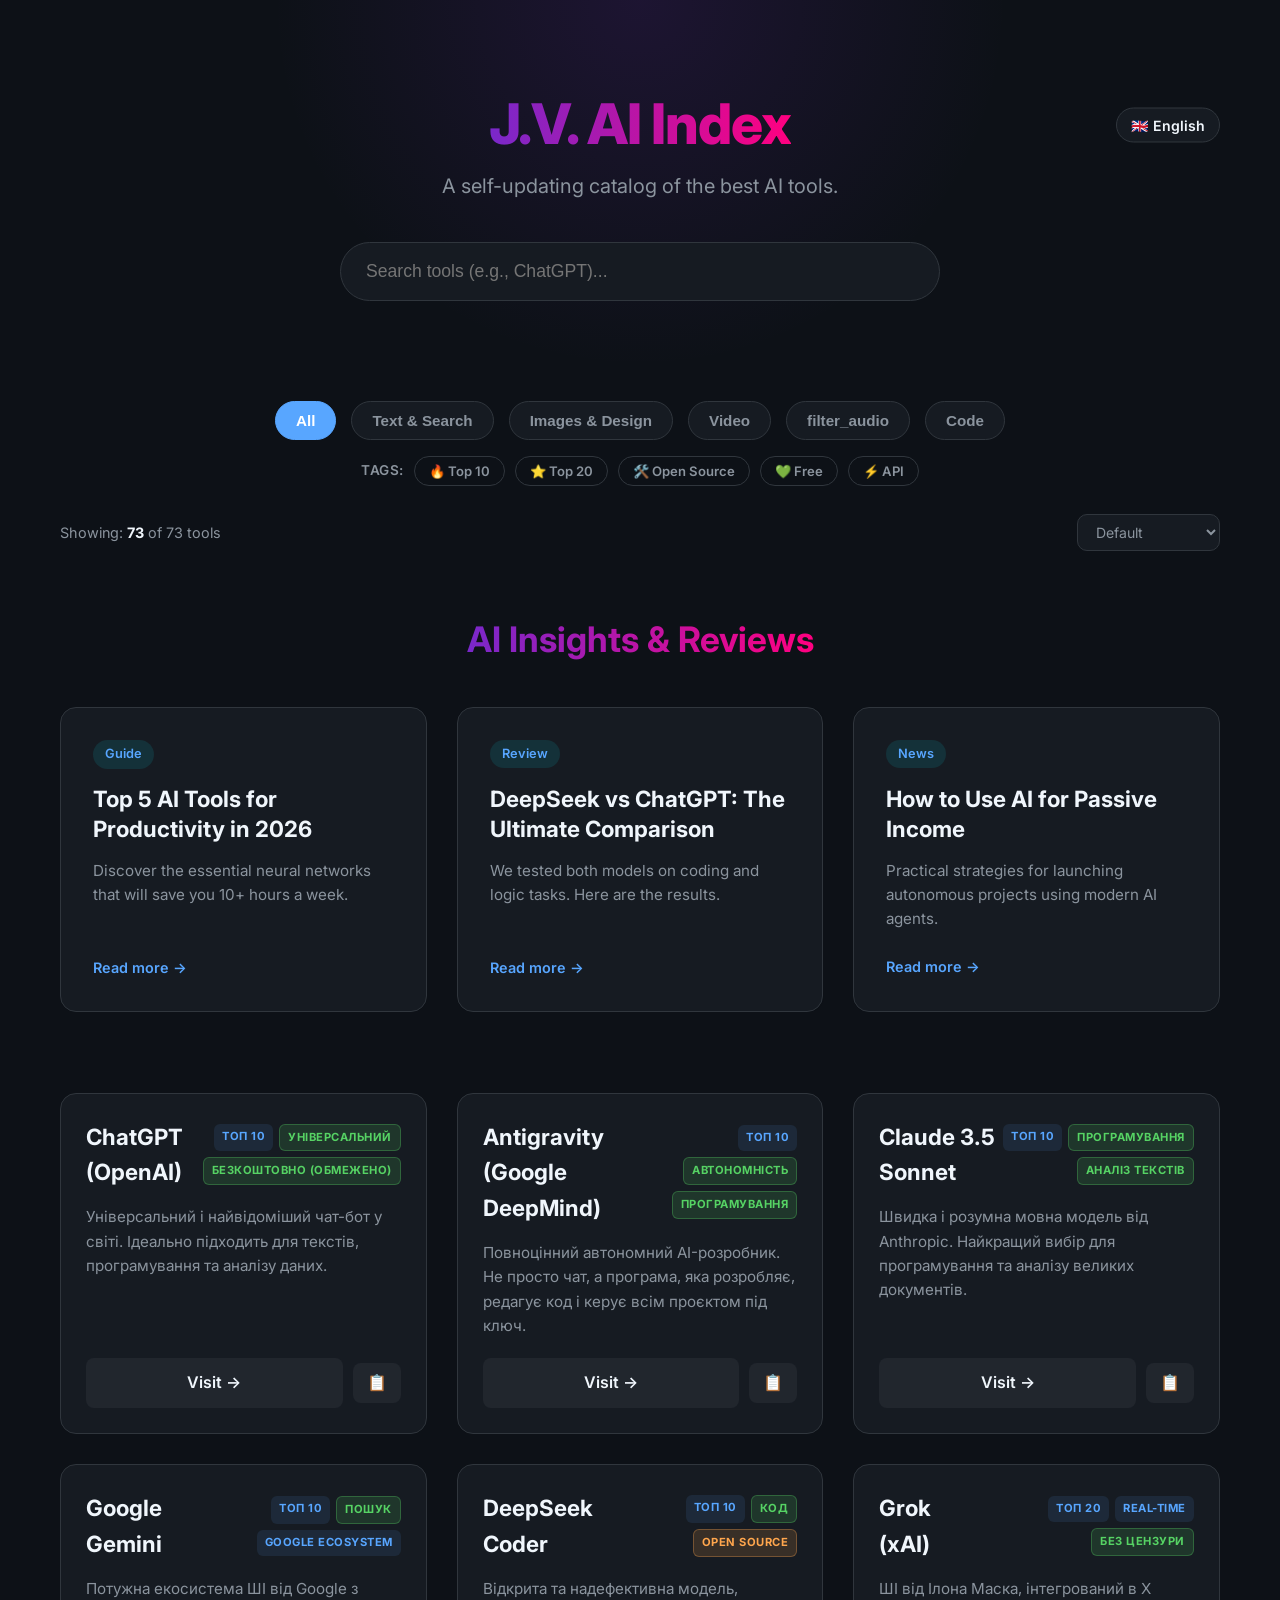
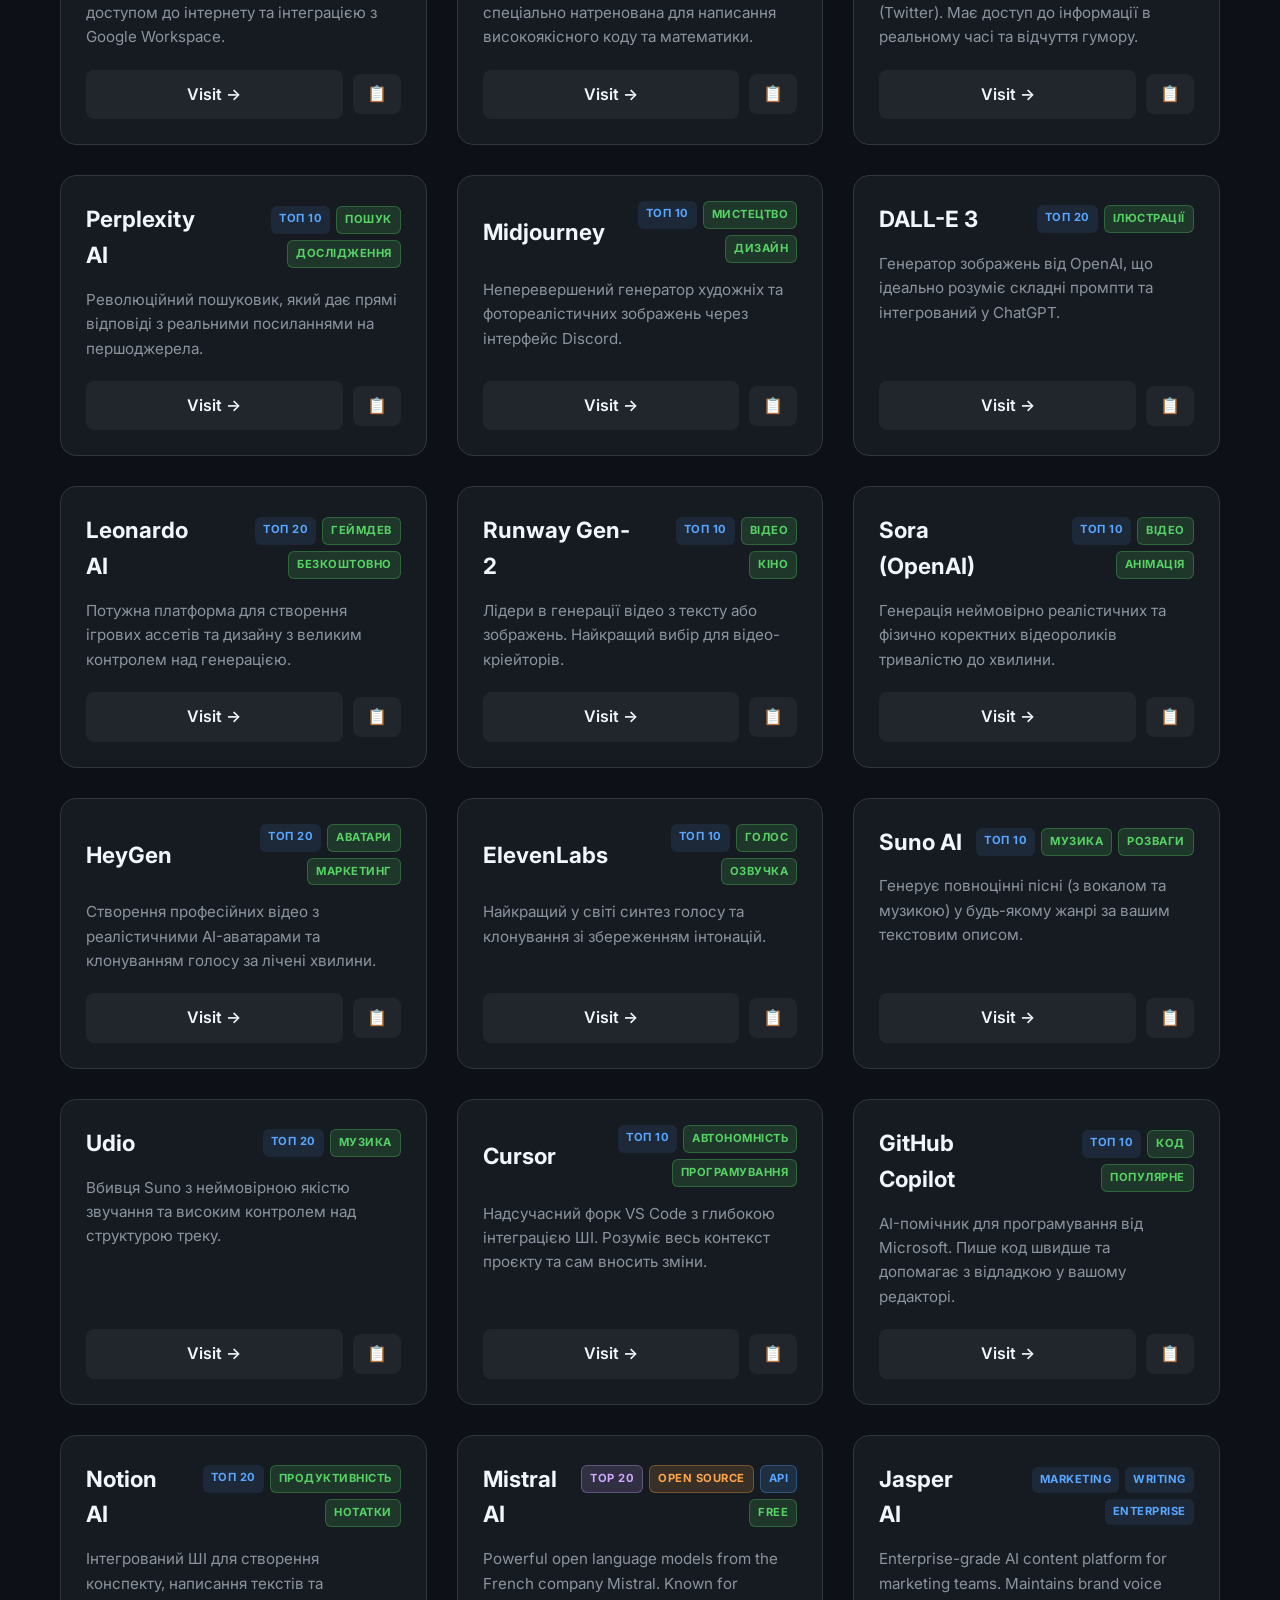
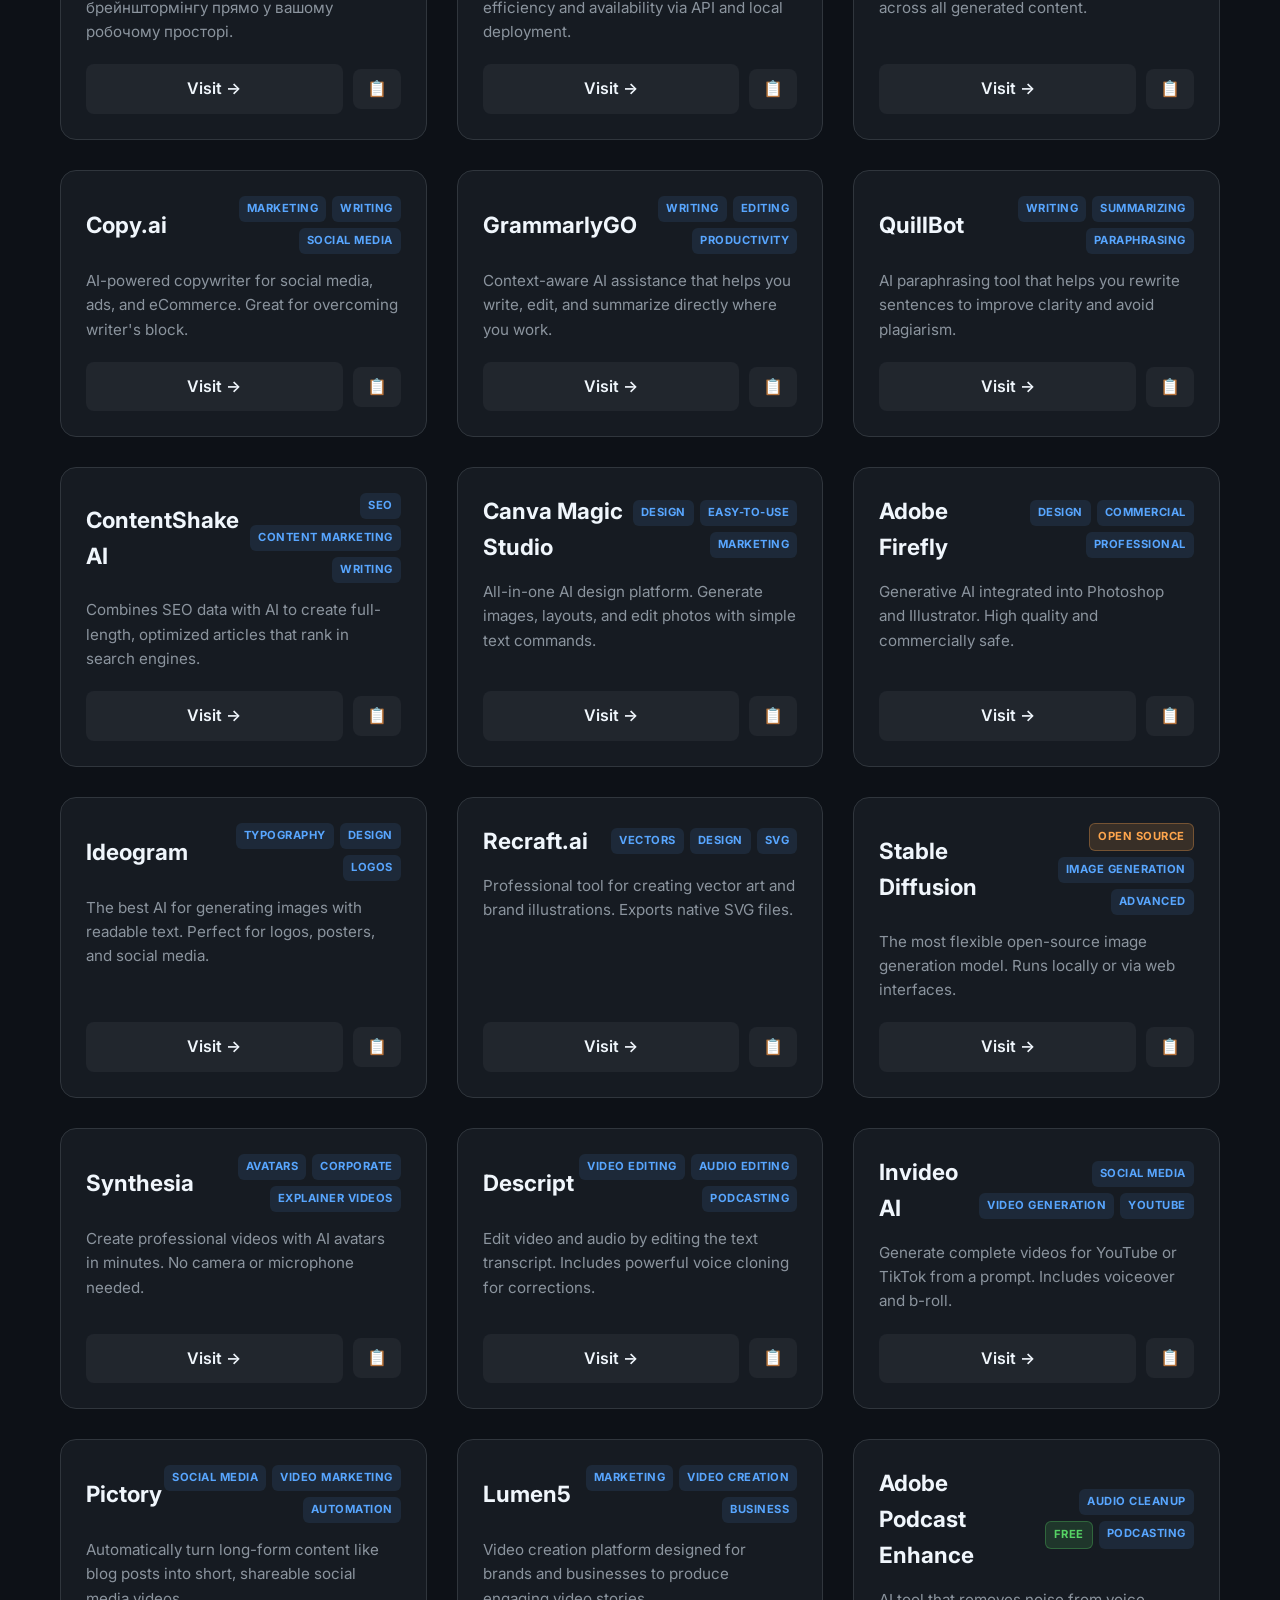
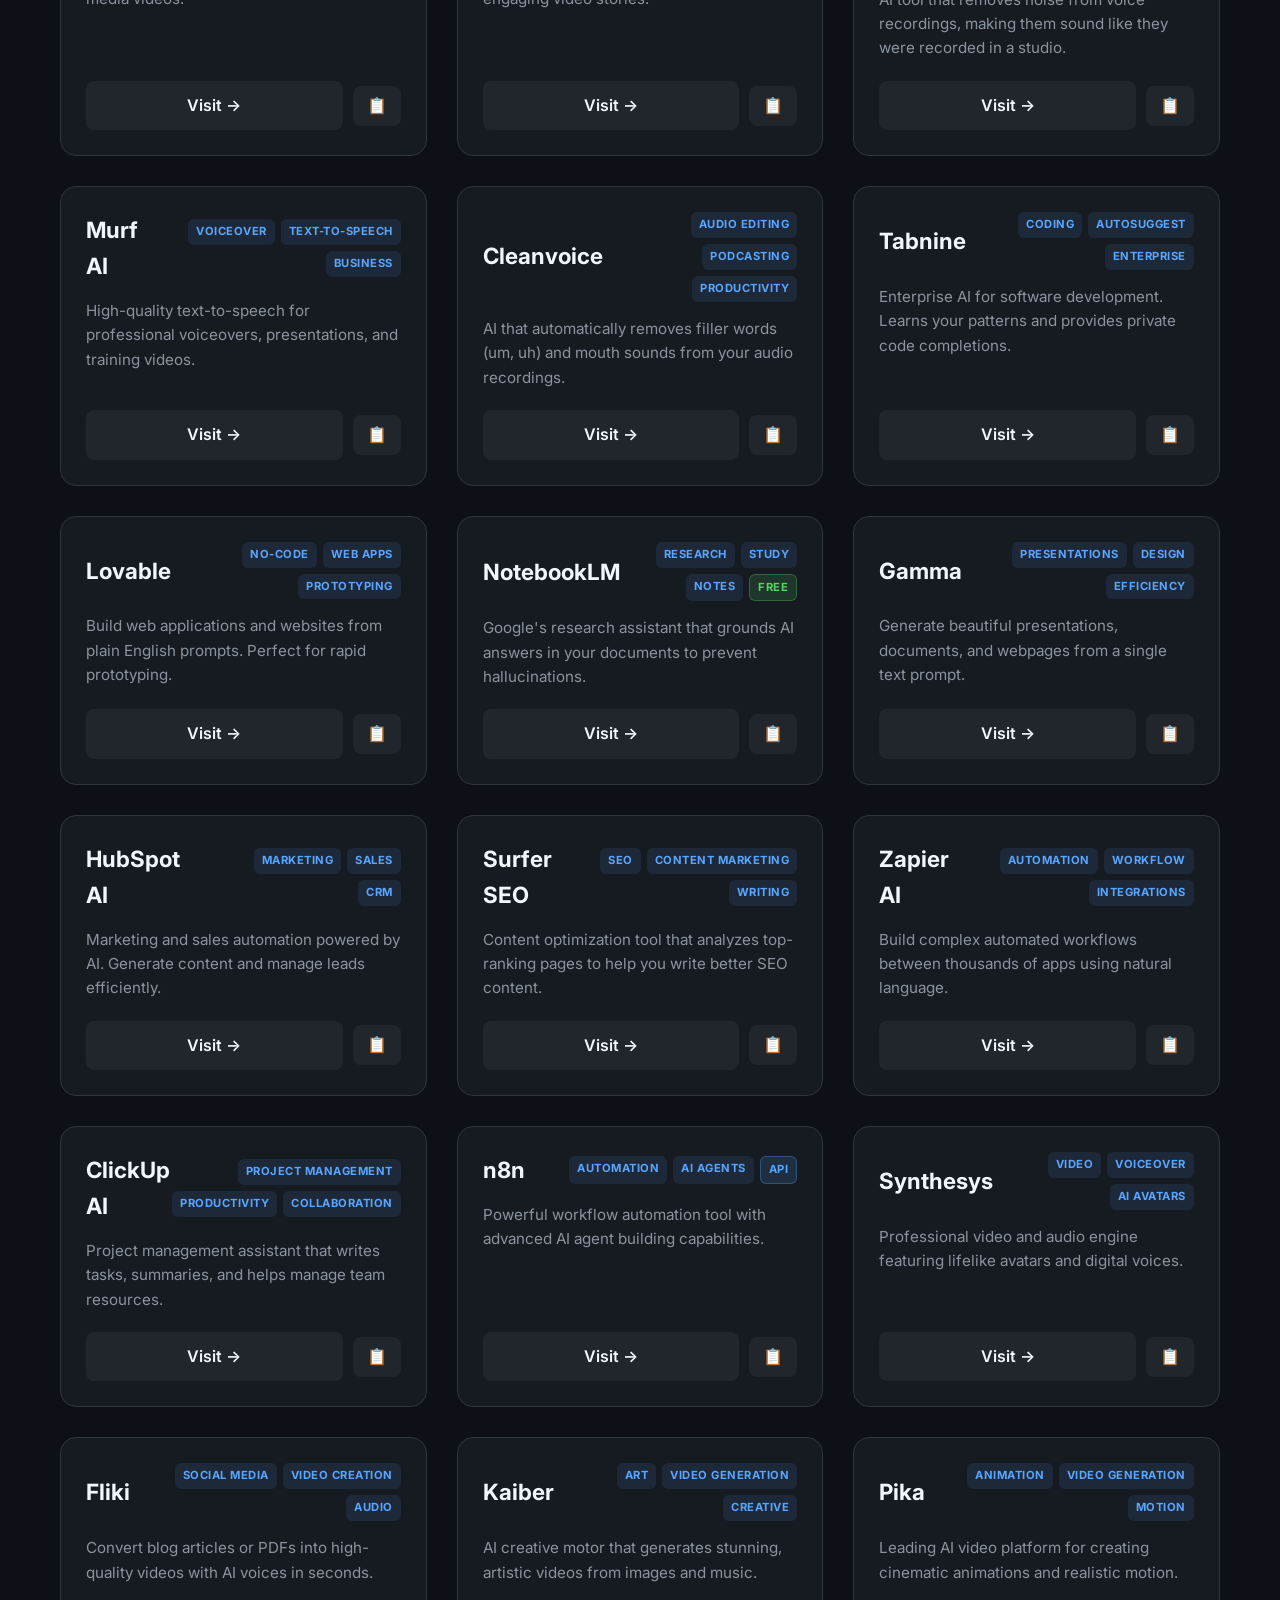
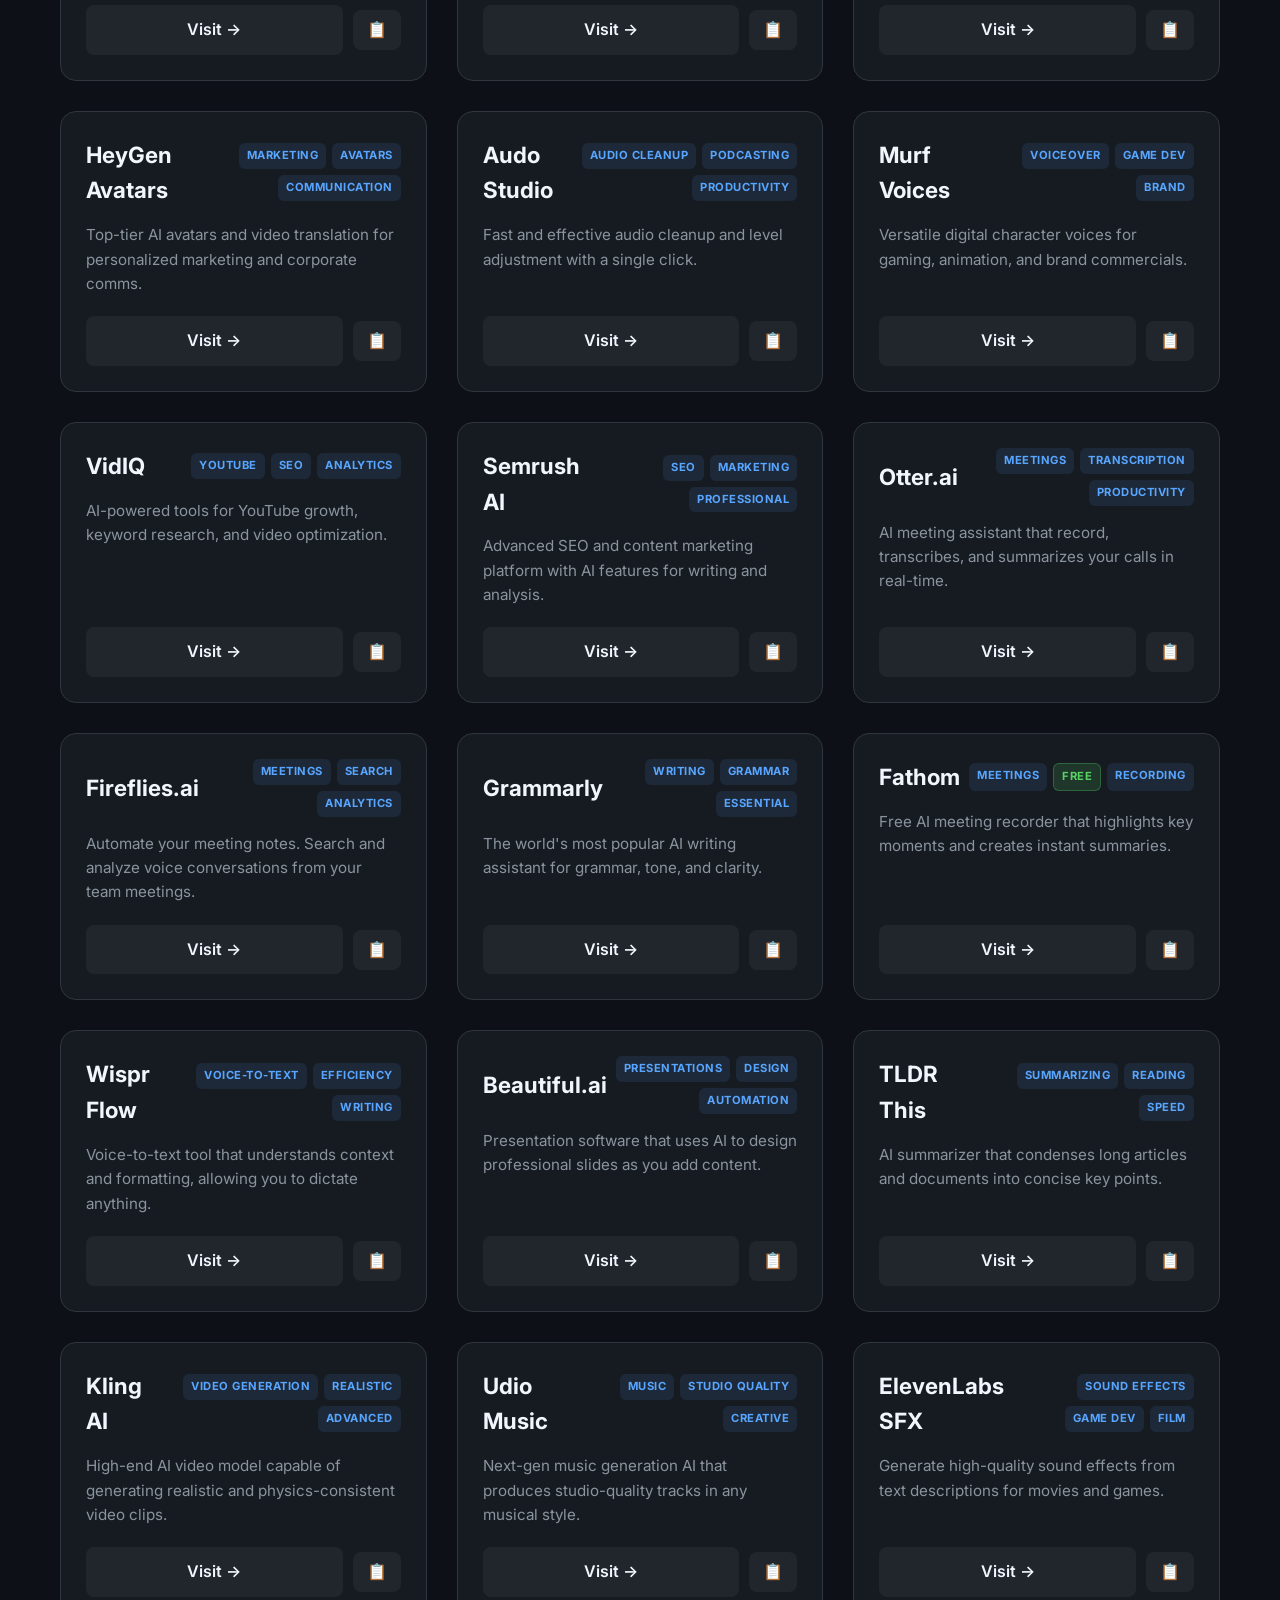
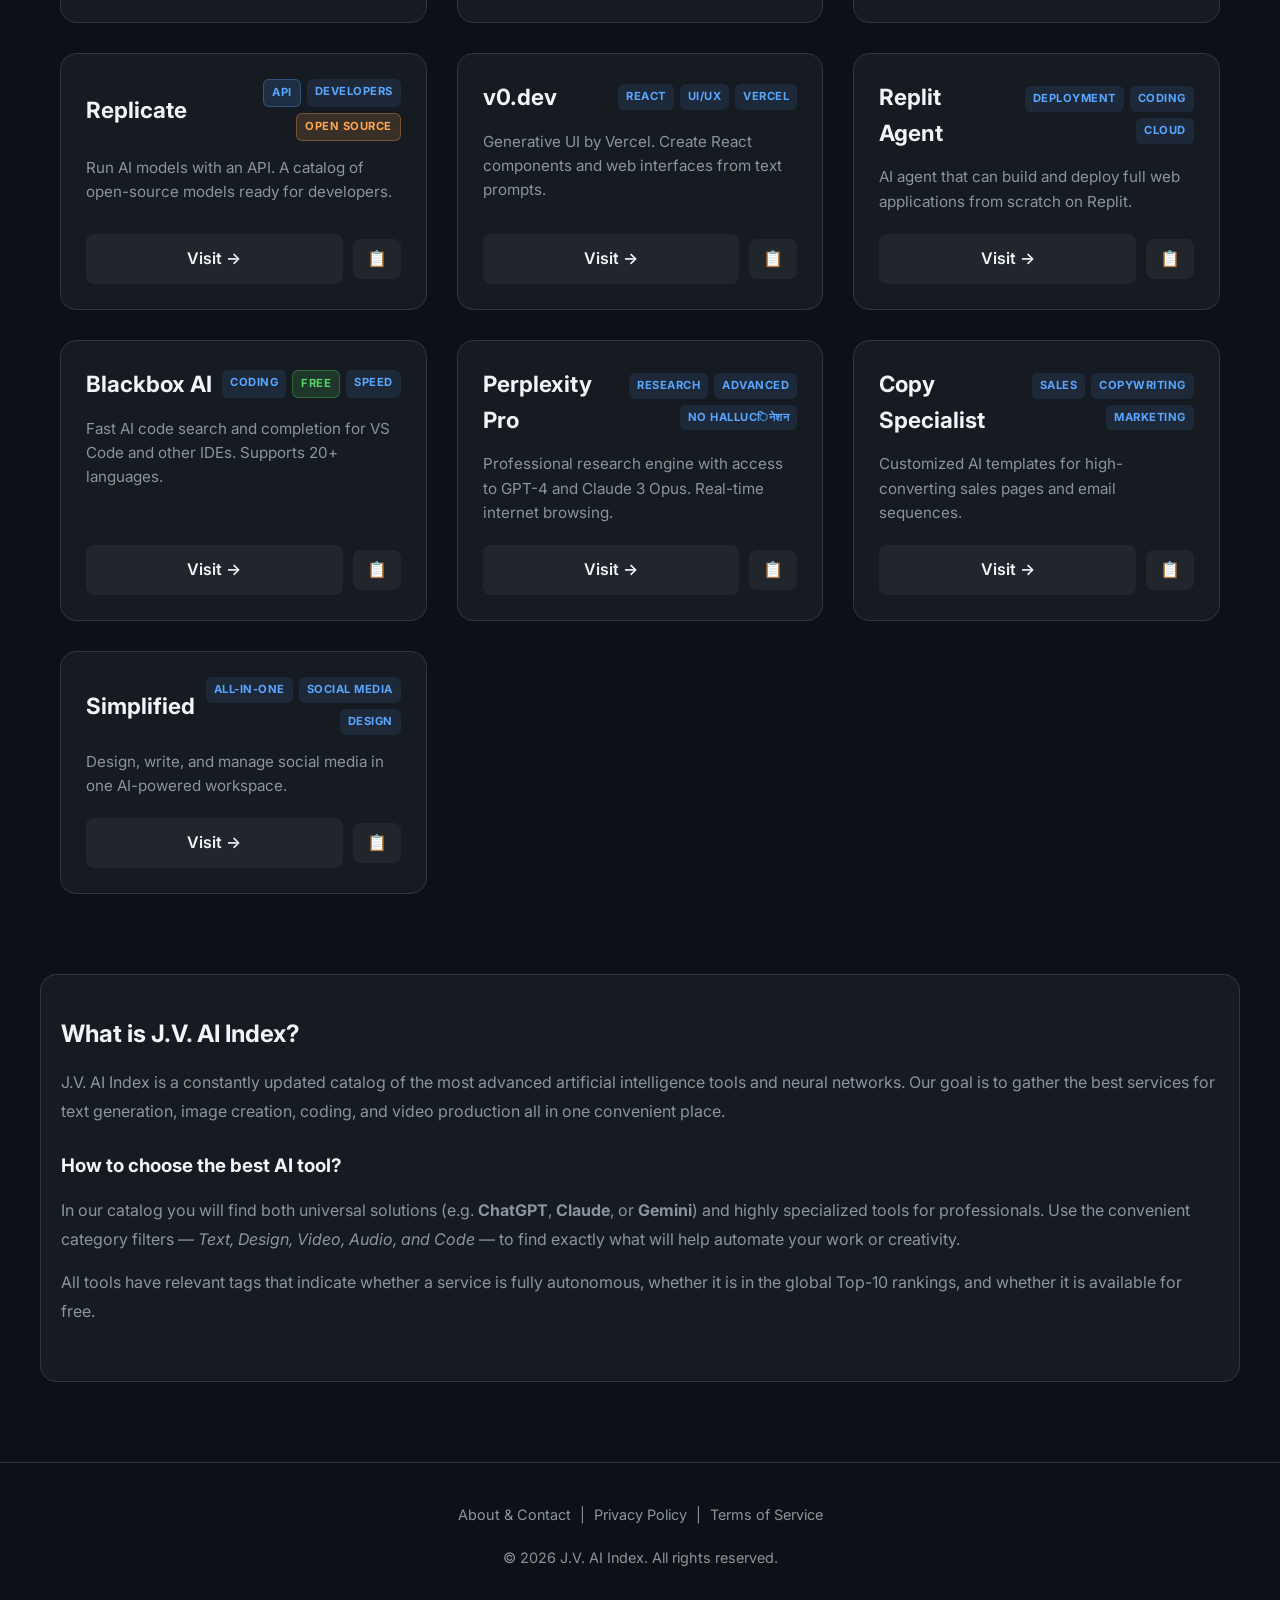
<file: index.html>
<!DOCTYPE html>
<html lang="en">

<head>
    <meta charset="UTF-8">
    <meta name="viewport" content="width=device-width, initial-scale=1.0">
    <title>J.V. AI Index — Best AI Tools Catalog</title>
    <meta name="description"
        content="The largest catalog of AI tools, neural networks, and artificial intelligence services. Find the perfect AI for text, video, coding, and design.">
    <meta name="keywords"
        content="artificial intelligence, neural networks, AI tools catalog, ChatGPT, Midjourney, Claude, video generation, best AI">
    <link rel="icon" type="image/png" href="favicon.png">
    <link rel="stylesheet" href="styles.css">
    <link href="https://fonts.googleapis.com/css2?family=Inter:wght@400;600;800&display=swap" rel="stylesheet">
    <!-- i18n must load before script.js -->
    <script src="i18n.js"></script>
    <!-- Google tag (gtag.js) -->
    <script async src="https://www.googletagmanager.com/gtag/js?id=G-HZV6G2Z9KQ"></script>
    <script>
      window.dataLayer = window.dataLayer || [];
      function gtag(){dataLayer.push(arguments);}
      gtag('js', new Date());

      gtag('config', 'G-HZV6G2Z9KQ');
    </script>
</head>

<body>
    <header class="hero">
        <div class="container">
            <div class="hero-top">
                <h1><span class="gradient-text">J.V. AI Index</span></h1>
                <!-- Language Switcher -->
                <div class="lang-switcher" id="langSwitcher" aria-label="Language selector"></div>
            </div>
            <p data-i18n="site_subtitle">A self-updating catalog of the best AI tools.</p>
            <div class="search-box">
                <input type="text" id="searchInput" data-i18n-placeholder="search_placeholder"
                    placeholder="Search tools (e.g., ChatGPT)...">
            </div>
        </div>
    </header>

    <main class="container">
        <div class="filters">
            <button class="filter-btn active" data-category="all" data-i18n="filter_all">All</button>
            <button class="filter-btn" data-category="text" data-i18n="filter_text">Text &amp; Search</button>
            <button class="filter-btn" data-category="image" data-i18n="filter_image">Images &amp; Design</button>
            <button class="filter-btn" data-category="video" data-i18n="filter_video">Video</button>
            <button class="filter-btn" data-category="audio" data-i18n="filter_audio">Audio &amp; Voice</button>
            <button class="filter-btn" data-category="code" data-i18n="filter_code">Code</button>
        </div>

        <div class="tag-filters" id="tagFilters">
            <span class="tag-filter-label" data-i18n="tag_label">Tags:</span>
            <button class="tag-filter-btn" data-tag="Top 10" data-i18n="tag_top10">🔥 Top 10</button>
            <button class="tag-filter-btn" data-tag="Top 20" data-i18n="tag_top20">⭐ Top 20</button>
            <button class="tag-filter-btn" data-tag="Open Source" data-i18n="tag_opensource">🛠️ Open Source</button>
            <button class="tag-filter-btn" data-tag="Free" data-i18n="tag_free">💚 Free</button>
            <button class="tag-filter-btn" data-tag="API" data-i18n="tag_api">⚡ API</button>
        </div>

        <div class="toolbar">
            <span id="toolsCount" class="tools-count" data-i18n="loading">Loading...</span>
            <select id="sortSelect" class="sort-select">
                <option value="default" data-i18n="sort_default">Default</option>
                <option value="az" data-i18n="sort_az">A → Z</option>
                <option value="za" data-i18n="sort_za">Z → A</option>
                <option value="top" data-i18n="sort_top">Top rated first</option>
            </select>
        </div>

        <!-- AI Insights Section (Editorial Content) -->
        <section class="ai-insights" id="aiInsights">
            <h2 class="section-title"><span class="gradient-text" data-i18n="insights_title">AI Insights &
                    Reviews</span></h2>
            <div class="insights-grid">
                <article class="insight-card">
                    <div class="insight-tag" data-i18n="insight_guide">Guide</div>
                    <h3 data-i18n="insight_1_title">Top 5 AI Tools for Productivity in 2026</h3>
                    <p data-i18n="insight_1_desc">Discover the essential neural networks that will save you 10+ hours a
                        week.</p>
                    <a href="#" class="read-more" data-i18n="read_more">Read more →</a>
                </article>
                <article class="insight-card">
                    <div class="insight-tag" data-i18n="insight_review">Review</div>
                    <h3 data-i18n="insight_2_title">DeepSeek vs ChatGPT: The Ultimate Comparison</h3>
                    <p data-i18n="insight_2_desc">We tested both models on coding and logic tasks. Here are the results.
                    </p>
                    <a href="#" class="read-more" data-i18n="read_more">Read more →</a>
                </article>
                <article class="insight-card">
                    <div class="insight-tag" data-i18n="insight_news">News</div>
                    <h3 data-i18n="insight_3_title">How to Use AI for Passive Income</h3>
                    <p data-i18n="insight_3_desc">Practical strategies for launching autonomous projects using modern AI
                        agents.</p>
                    <a href="#" class="read-more" data-i18n="read_more">Read more →</a>
                </article>
            </div>
        </section>

        <div class="tools-grid" id="toolsGrid">
            <!-- Items will be injected here by script.js -->
        </div>
    </main>

    <section class="seo-content container">
        <h2 data-i18n="seo_h2">What is J.V. AI Index?</h2>
        <p data-i18n="seo_p1">J.V. AI Index is a constantly updated catalog of the most advanced artificial intelligence
            tools and neural networks. Our goal is to gather the best services for text generation, image creation,
            coding, and video production all in one convenient place.</p>

        <h3 data-i18n="seo_h3">How to choose the best AI tool?</h3>
        <p data-i18n="seo_p2">In our catalog you will find both universal solutions (e.g. <strong>ChatGPT</strong>,
            <strong>Claude</strong>, or <strong>Gemini</strong>) and highly specialized tools for professionals. Use the
            convenient category filters — <em>Text, Design, Video, Audio, and Code</em> — to find exactly what will help
            automate your work or creativity.
        </p>

        <p data-i18n="seo_p3">All tools have relevant tags that indicate whether a service is fully autonomous, whether
            it is in the global Top-10 rankings, and whether it is available for free.</p>
    </section>

    <footer>
        <div class="footer-links">
            <a href="about.html">About & Contact</a> |
            <a href="privacy.html">Privacy Policy</a> |
            <a href="terms.html">Terms of Service</a>
        </div>
        <p data-i18n="footer">© 2026 J.V. AI Index. All rights reserved.</p>
    </footer>

    <!-- Auto-monetization script (Skimlinks) -->
    <script type="text/javascript" src="https://s.skimresources.com/js/299388X1787152.skimlinks.js"></script>
    <script src="script.js"></script>
</body>

</html>
</file>
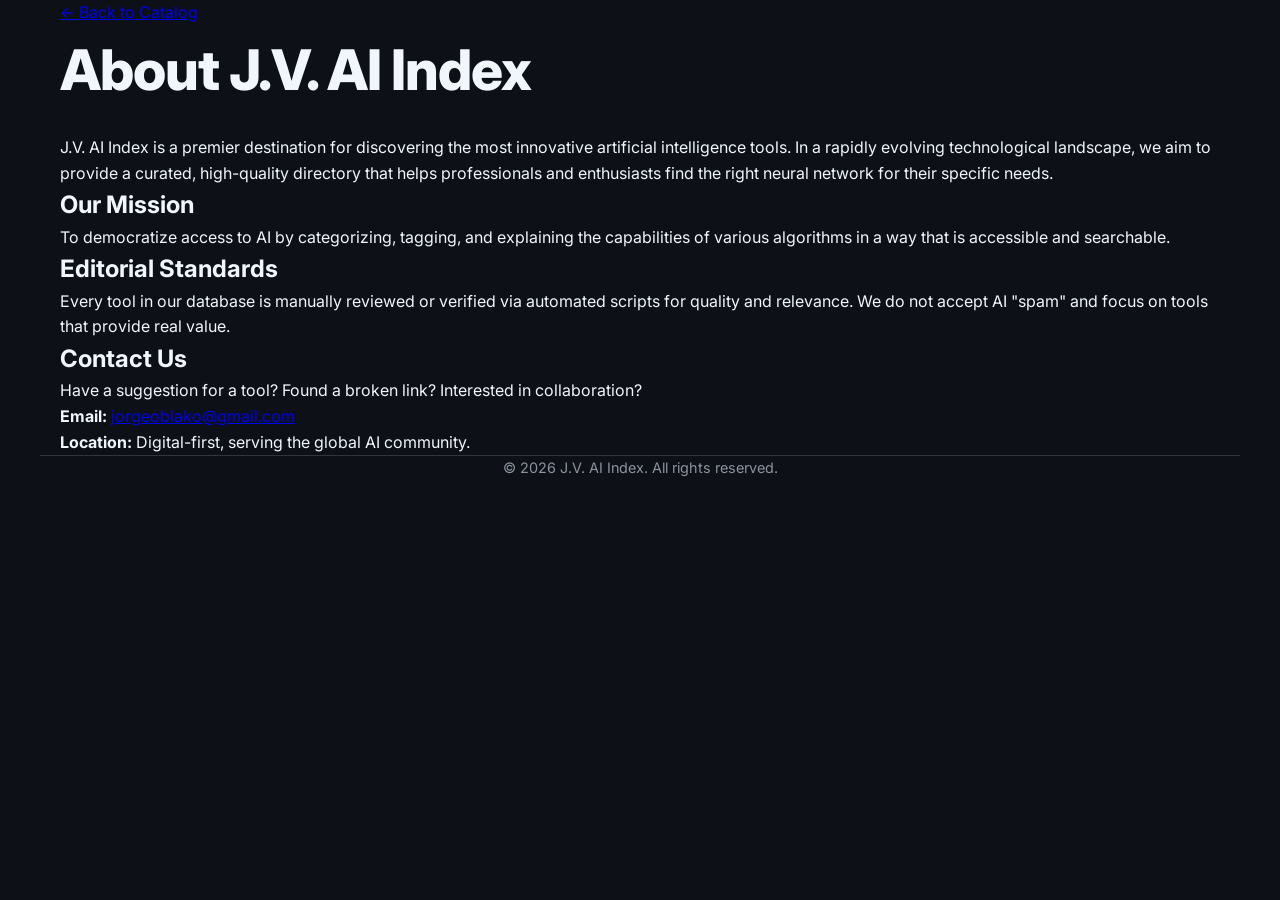
<file: about.html>
<!DOCTYPE html>
<html lang="en">

<head>
    <meta charset="UTF-8">
    <meta name="viewport" content="width=device-width, initial-scale=1.0">
    <title>About & Contact - J.V. AI Index</title>
    <link rel="stylesheet" href="styles.css">
    <link href="https://fonts.googleapis.com/css2?family=Inter:wght@400;600;800&display=swap" rel="stylesheet">
    <script src="i18n.js"></script>
    <!-- Google tag (gtag.js) -->
    <script async src="https://www.googletagmanager.com/gtag/js?id=G-HZV6G2Z9KQ"></script>
    <script>
      window.dataLayer = window.dataLayer || [];
      function gtag(){dataLayer.push(arguments);}
      gtag('js', new Date());

      gtag('config', 'G-HZV6G2Z9KQ');
    </script>
</head>

<body>
    <div class="container">
        <main class="page-content">
            <a href="index.html" class="back-link">← Back to Catalog</a>
            <h1>About J.V. AI Index</h1>
            <p>J.V. AI Index is a premier destination for discovering the most innovative artificial intelligence tools.
                In a rapidly evolving technological landscape, we aim to provide a curated, high-quality directory that
                helps professionals and enthusiasts find the right neural network for their specific needs.</p>

            <h2>Our Mission</h2>
            <p>To democratize access to AI by categorizing, tagging, and explaining the capabilities of various
                algorithms in a way that is accessible and searchable.</p>

            <h2>Editorial Standards</h2>
            <p>Every tool in our database is manually reviewed or verified via automated scripts for quality and
                relevance. We do not accept AI "spam" and focus on tools that provide real value.</p>

            <div class="contact-card">
                <h2>Contact Us</h2>
                <p>Have a suggestion for a tool? Found a broken link? Interested in collaboration?</p>
                <p><strong>Email:</strong> <a href="mailto:jorgeoblako@gmail.com">jorgeoblako@gmail.com</a></p>
                <p><strong>Location:</strong> Digital-first, serving the global AI community.</p>
            </div>
        </main>
    </div>
    <footer class="container">
        <p>© 2026 J.V. AI Index. All rights reserved.</p>
    </footer>
</body>

</html>
</file>
<file: styles.css>
:root {
    --bg-color: #0d1117;
    --card-bg: #161b22;
    --text-primary: #f0f6fc;
    --text-secondary: #8b949e;
    --accent: #58a6ff;
    --accent-hover: #3182ce;
    --gradient-start: #7928ca;
    --gradient-end: #ff0080;
    --border: #30363d;
    --primary: var(--accent);
    --text-muted: var(--text-secondary);
}

* {
    margin: 0;
    padding: 0;
    box-sizing: border-box;
}

body {
    font-family: 'Inter', sans-serif;
    background-color: var(--bg-color);
    color: var(--text-primary);
    line-height: 1.6;
}

.container {
    max-width: 1200px;
    margin: 0 auto;
    padding: 0 20px;
}

.hero {
    text-align: center;
    padding: 80px 0 60px;
    background: radial-gradient(circle at top, rgba(121, 40, 202, 0.15) 0%, transparent 50%);
    position: relative;
}

/* Hero top row: title left/center + lang switcher right */
.hero-top {
    display: flex;
    align-items: center;
    justify-content: center;
    position: relative;
    margin-bottom: 0;
}

.hero-top h1 {
    margin-bottom: 0;
}

.lang-switcher {
    position: absolute;
    right: 0;
    top: 50%;
    transform: translateY(-50%);
}

h1 {
    font-size: 3.5rem;
    font-weight: 800;
    margin-bottom: 20px;
    letter-spacing: -1px;
}

.gradient-text {
    background: linear-gradient(to right, var(--gradient-start), var(--gradient-end));
    -webkit-background-clip: text;
    background-clip: text;
    -webkit-text-fill-color: transparent;
}

.hero p {
    font-size: 1.25rem;
    color: var(--text-secondary);
    margin-bottom: 40px;
}

.search-box {
    max-width: 600px;
    margin: 0 auto;
}

.search-box input {
    width: 100%;
    padding: 18px 25px;
    font-size: 1.1rem;
    background-color: var(--card-bg);
    border: 1px solid #30363d;
    border-radius: 50px;
    color: var(--text-primary);
    outline: none;
    transition: all 0.3s ease;
}

.search-box input:focus {
    border-color: var(--accent);
    box-shadow: 0 0 0 3px rgba(88, 166, 255, 0.3);
}

.filters {
    display: flex;
    justify-content: center;
    gap: 15px;
    margin-bottom: 16px;
    flex-wrap: wrap;
    margin-top: 40px;
}

.filter-btn {
    background-color: var(--card-bg);
    color: var(--text-secondary);
    border: 1px solid #30363d;
    padding: 10px 20px;
    border-radius: 20px;
    cursor: pointer;
    font-size: 0.95rem;
    font-weight: 600;
    transition: all 0.2s;
}

.filter-btn:hover {
    color: var(--text-primary);
    border-color: var(--text-secondary);
}

.filter-btn.active {
    background-color: var(--accent);
    color: #fff;
    border-color: var(--accent);
}

/* Tag Filters */
.tag-filters {
    display: flex;
    justify-content: center;
    align-items: center;
    gap: 10px;
    margin-bottom: 28px;
    flex-wrap: wrap;
}

.tag-filter-label {
    font-size: 0.85rem;
    color: var(--text-secondary);
    font-weight: 600;
    text-transform: uppercase;
    letter-spacing: 0.5px;
}

.tag-filter-btn {
    background: transparent;
    color: var(--text-secondary);
    border: 1px solid #30363d;
    padding: 6px 14px;
    border-radius: 20px;
    cursor: pointer;
    font-size: 0.82rem;
    font-weight: 600;
    font-family: 'Inter', sans-serif;
    transition: all 0.2s;
}

.tag-filter-btn:hover {
    color: var(--text-primary);
    border-color: var(--accent);
}

.tag-filter-btn.active {
    background: rgba(88, 166, 255, 0.15);
    color: var(--accent);
    border-color: var(--accent);
}

/* Toolbar: counter + sort */
.toolbar {
    display: flex;
    justify-content: space-between;
    align-items: center;
    margin-bottom: 28px;
}

.tools-count {
    font-size: 0.9rem;
    color: var(--text-secondary);
}

.tools-count strong {
    color: var(--text-primary);
}

.sort-select {
    background-color: var(--card-bg);
    color: var(--text-secondary);
    border: 1px solid #30363d;
    padding: 8px 14px;
    border-radius: 10px;
    font-size: 0.88rem;
    font-family: 'Inter', sans-serif;
    cursor: pointer;
    outline: none;
    transition: border-color 0.2s;
}

.sort-select:hover,
.sort-select:focus {
    border-color: var(--accent);
    color: var(--text-primary);
}

.tools-grid {
    display: grid;
    grid-template-columns: repeat(auto-fill, minmax(300px, 1fr));
    gap: 30px;
    margin-bottom: 80px;
    margin-top: 40px;
}

/* Card entrance animation */
@keyframes cardIn {
    from {
        opacity: 0;
        transform: translateY(20px);
    }

    to {
        opacity: 1;
        transform: translateY(0);
    }
}

.card {
    background-color: var(--card-bg);
    border: 1px solid #30363d;
    border-radius: 16px;
    padding: 25px;
    transition: transform 0.3s ease, box-shadow 0.3s ease;
    display: flex;
    flex-direction: column;
    position: relative;
    animation: cardIn 0.4s ease both;
    animation-delay: calc(var(--i, 0) * 50ms);
}

.card:hover {
    transform: translateY(-5px);
    box-shadow: 0 10px 30px rgba(0, 0, 0, 0.5);
    border-color: #484f58;
}

.card-header {
    display: flex;
    justify-content: space-between;
    align-items: center;
    margin-bottom: 15px;
}

.card h3 {
    font-size: 1.4rem;
    color: var(--text-primary);
}

.tags-container {
    display: flex;
    flex-wrap: wrap;
    gap: 6px;
    justify-content: flex-end;
}

.category-tag {
    font-size: 0.70rem;
    text-transform: uppercase;
    background: rgba(88, 166, 255, 0.1);
    color: var(--accent);
    padding: 4px 8px;
    border-radius: 6px;
    font-weight: 700;
    letter-spacing: 0.5px;
}

/* Tag colors */
.tag-top10 {
    background: rgba(255, 123, 114, 0.15);
    color: #ff7b72;
    border: 1px solid rgba(255, 123, 114, 0.3);
}

.tag-top20 {
    background: rgba(210, 168, 255, 0.15);
    color: #d2a8ff;
    border: 1px solid rgba(210, 168, 255, 0.3);
}

.tag-free,
.tag- {
    background: rgba(86, 211, 100, 0.15);
    color: #56d364;
    border: 1px solid rgba(86, 211, 100, 0.3);
}

.tag-opensource {
    background: rgba(255, 166, 77, 0.15);
    color: #ffa64d;
    border: 1px solid rgba(255, 166, 77, 0.3);
}

.tag-api {
    background: rgba(88, 166, 255, 0.15);
    color: var(--accent);
    border: 1px solid rgba(88, 166, 255, 0.3);
}

.card p {
    color: var(--text-secondary);
    font-size: 0.95rem;
    flex-grow: 1;
    margin-bottom: 20px;
}

.card-actions {
    display: flex;
    gap: 10px;
    align-items: center;
}

.card-link {
    display: inline-block;
    flex: 1;
    text-align: center;
    padding: 12px 0;
    background-color: #21262d;
    color: var(--text-primary);
    text-decoration: none;
    border-radius: 8px;
    font-weight: 600;
    transition: background-color 0.2s;
}

.card-link:hover {
    background-color: var(--accent);
}

/* Copy button */
.copy-btn {
    background: #21262d;
    border: none;
    border-radius: 8px;
    color: var(--text-secondary);
    cursor: pointer;
    padding: 12px 14px;
    font-size: 1rem;
    line-height: 1;
    transition: all 0.2s;
    position: relative;
}

.copy-btn:hover {
    background: #30363d;
    color: var(--text-primary);
}

.copy-btn .tooltip {
    position: absolute;
    bottom: calc(100% + 6px);
    left: 50%;
    transform: translateX(-50%);
    background: #56d364;
    color: #000;
    font-size: 0.75rem;
    font-weight: 700;
    padding: 4px 8px;
    border-radius: 6px;
    white-space: nowrap;
    pointer-events: none;
    opacity: 0;
    transition: opacity 0.2s;
}

.copy-btn.copied .tooltip {
    opacity: 1;
}

.copy-btn.copied {
    background: rgba(86, 211, 100, 0.15);
    color: #56d364;
}


/* AI Insights Section */
.ai-insights {
    margin-top: 60px;
    margin-bottom: 80px;
    padding-bottom: 1px;
}

.section-title {
    text-align: center;
    margin-bottom: 40px;
    font-size: 2.2rem;
}

.insights-grid {
    display: grid;
    grid-template-columns: repeat(auto-fit, minmax(300px, 1fr));
    gap: 30px;
}

.insight-card {
    background: var(--card-bg);
    border: 1px solid var(--border);
    padding: 2rem;
    border-radius: 16px;
    backdrop-filter: blur(12px);
    transition: transform 0.3s ease, border-color 0.3s ease;
    display: flex;
    flex-direction: column;
}

.insight-card:hover {
    transform: translateY(-5px);
    border-color: var(--primary);
}

.insight-tag {
    display: inline-block;
    padding: 4px 12px;
    background: rgba(0, 242, 254, 0.1);
    color: var(--primary);
    border-radius: 20px;
    font-size: 0.8rem;
    font-weight: 600;
    margin-bottom: 1rem;
    align-self: flex-start;
}

.insight-card h3 {
    font-size: 1.4rem;
    margin-bottom: 1rem;
    line-height: 1.3;
}

.insight-card p {
    color: var(--text-muted);
    font-size: 0.95rem;
    margin-bottom: 1.5rem;
    flex-grow: 1;
}

.read-more {
    color: var(--primary);
    text-decoration: none;
    font-weight: 600;
    font-size: 0.9rem;
    display: flex;
    align-items: center;
}

.read-more:hover {
    gap: 10px;
}

footer {
    padding: 60px 0 40px;
    text-align: center;
    border-top: 1px solid var(--border);
    margin-top: 80px;
}

.footer-links {
    margin-bottom: 20px;
    font-size: 0.9rem;
    color: var(--text-muted);
}

.footer-links a {
    color: var(--text-muted);
    text-decoration: none;
    margin: 0 5px;
}

.footer-links a:hover {
    color: var(--primary);
}

.seo-content {
    padding: 40px 20px;
    margin-top: 40px;
    background-color: var(--card-bg);
    border-radius: 16px;
    border: 1px solid #30363d;
    margin-bottom: 60px;
}

.seo-content h2,
.seo-content h3 {
    color: var(--text-primary);
    margin-bottom: 15px;
    margin-top: 25px;
}

.seo-content h2:first-child {
    margin-top: 0;
}

.seo-content p {
    color: var(--text-secondary);
    margin-bottom: 15px;
    line-height: 1.8;
}

footer {
    text-align: center;
    padding: 40px 0;
    border-top: 1px solid #30363d;
    color: var(--text-secondary);
    font-size: 0.9rem;
}

/* ========================
   Language Switcher
   ======================== */
.lang-toggle-btn {
    background: var(--card-bg);
    border: 1px solid #30363d;
    color: var(--text-primary);
    padding: 8px 14px;
    border-radius: 20px;
    cursor: pointer;
    font-family: 'Inter', sans-serif;
    font-size: 0.88rem;
    font-weight: 600;
    transition: all 0.2s ease;
    white-space: nowrap;
    display: flex;
    align-items: center;
    gap: 6px;
}

.lang-toggle-btn:hover {
    border-color: var(--accent);
    color: var(--accent);
}

.lang-dropdown {
    position: absolute;
    top: calc(100% + 8px);
    right: 0;
    background: #1c2128;
    border: 1px solid #30363d;
    border-radius: 12px;
    padding: 6px;
    min-width: 160px;
    box-shadow: 0 16px 40px rgba(0, 0, 0, 0.6);
    z-index: 1000;
    opacity: 0;
    transform: translateY(-8px) scale(0.97);
    pointer-events: none;
    transition: opacity 0.18s ease, transform 0.18s ease;
}

.lang-dropdown.open {
    opacity: 1;
    transform: translateY(0) scale(1);
    pointer-events: all;
}

.lang-option {
    display: flex;
    align-items: center;
    gap: 10px;
    width: 100%;
    background: transparent;
    border: none;
    color: var(--text-secondary);
    padding: 9px 12px;
    border-radius: 8px;
    cursor: pointer;
    font-family: 'Inter', sans-serif;
    font-size: 0.88rem;
    font-weight: 500;
    text-align: left;
    transition: background 0.15s, color 0.15s;
}

.lang-option:hover {
    background: #21262d;
    color: var(--text-primary);
}

.lang-option.active {
    background: rgba(88, 166, 255, 0.12);
    color: var(--accent);
    font-weight: 600;
}

.lang-flag {
    font-size: 1.1rem;
    line-height: 1;
}

.lang-label {
    flex: 1;
}

/* Mobile: lang switcher full-width dropdown */
@media (max-width: 600px) {
    .hero-top {
        flex-direction: column;
        gap: 16px;
    }

    .lang-switcher {
        position: static;
        transform: none;
    }

    .lang-dropdown {
        right: auto;
        left: 50%;
        transform: translateX(-50%) translateY(-8px) scale(0.97);
    }

    .lang-dropdown.open {
        transform: translateX(-50%) translateY(0) scale(1);
    }

    h1 {
        font-size: 2.5rem;
    }
}
</file>
